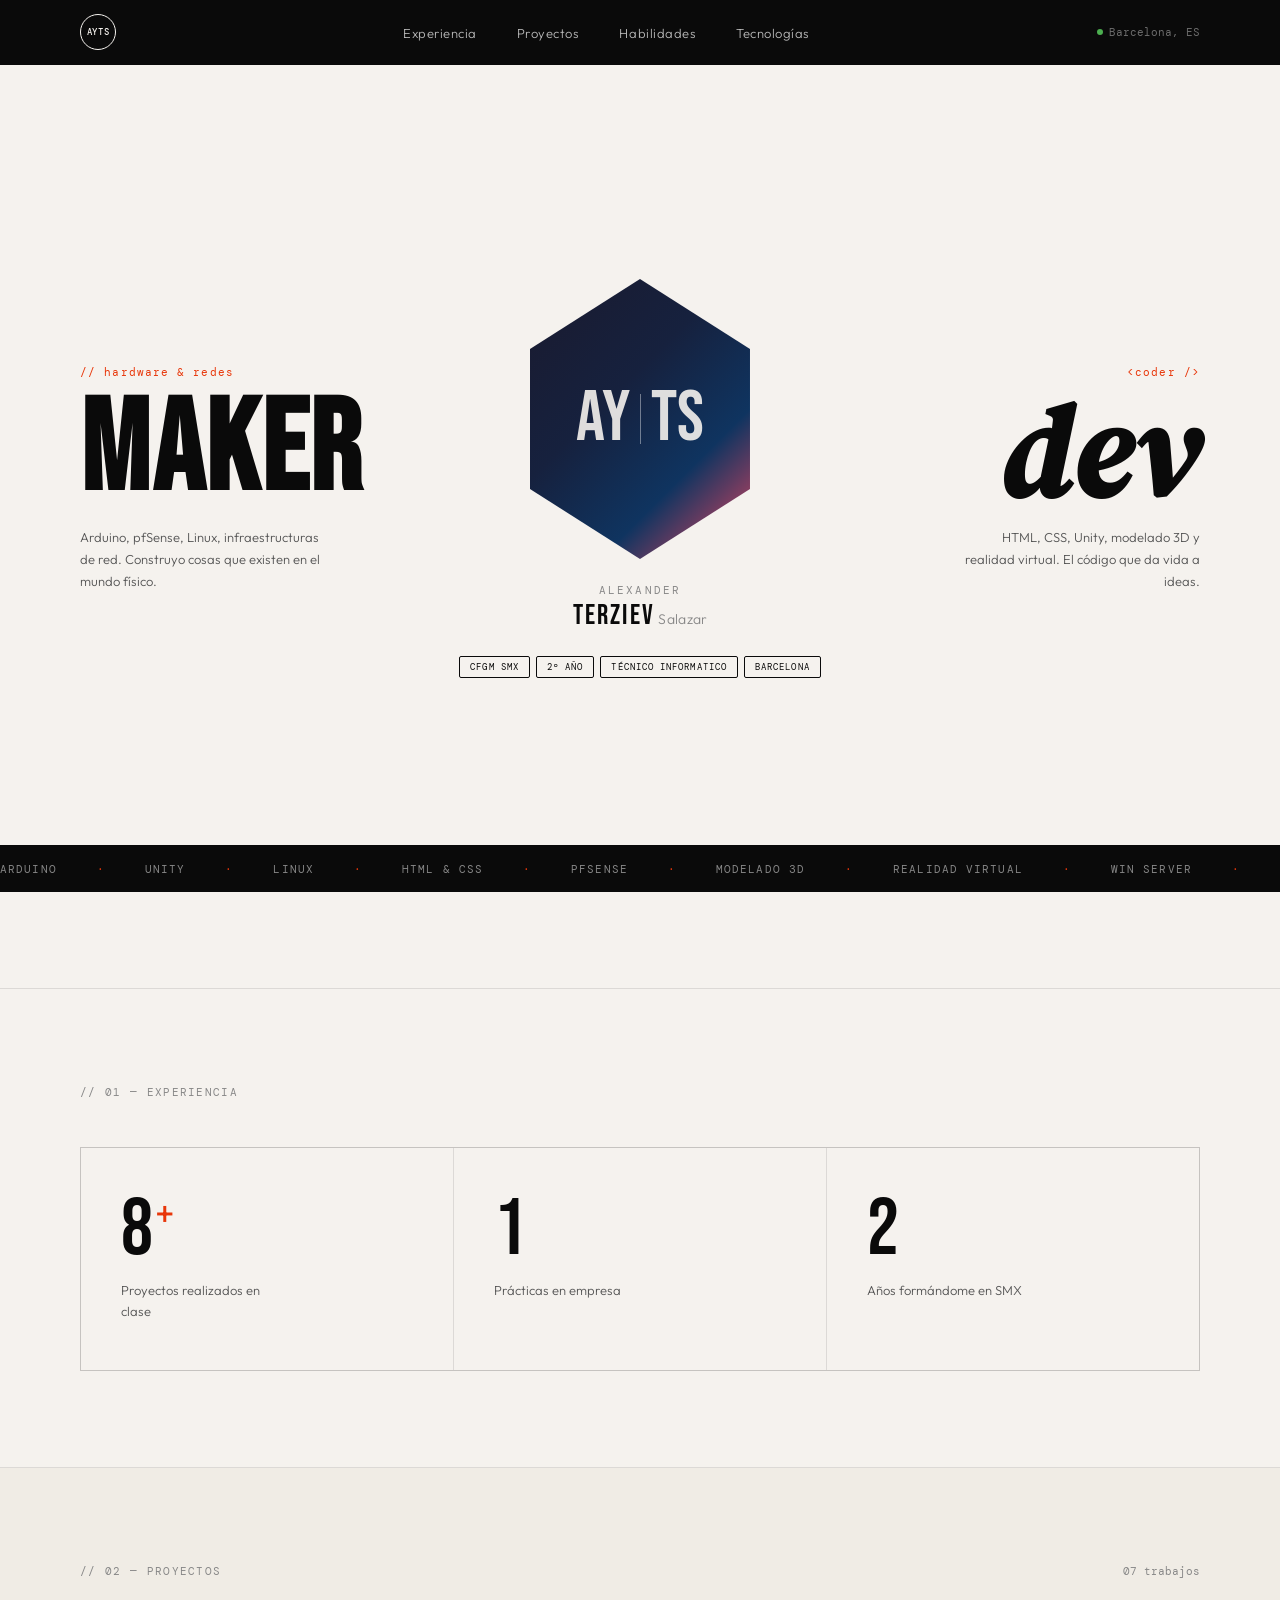
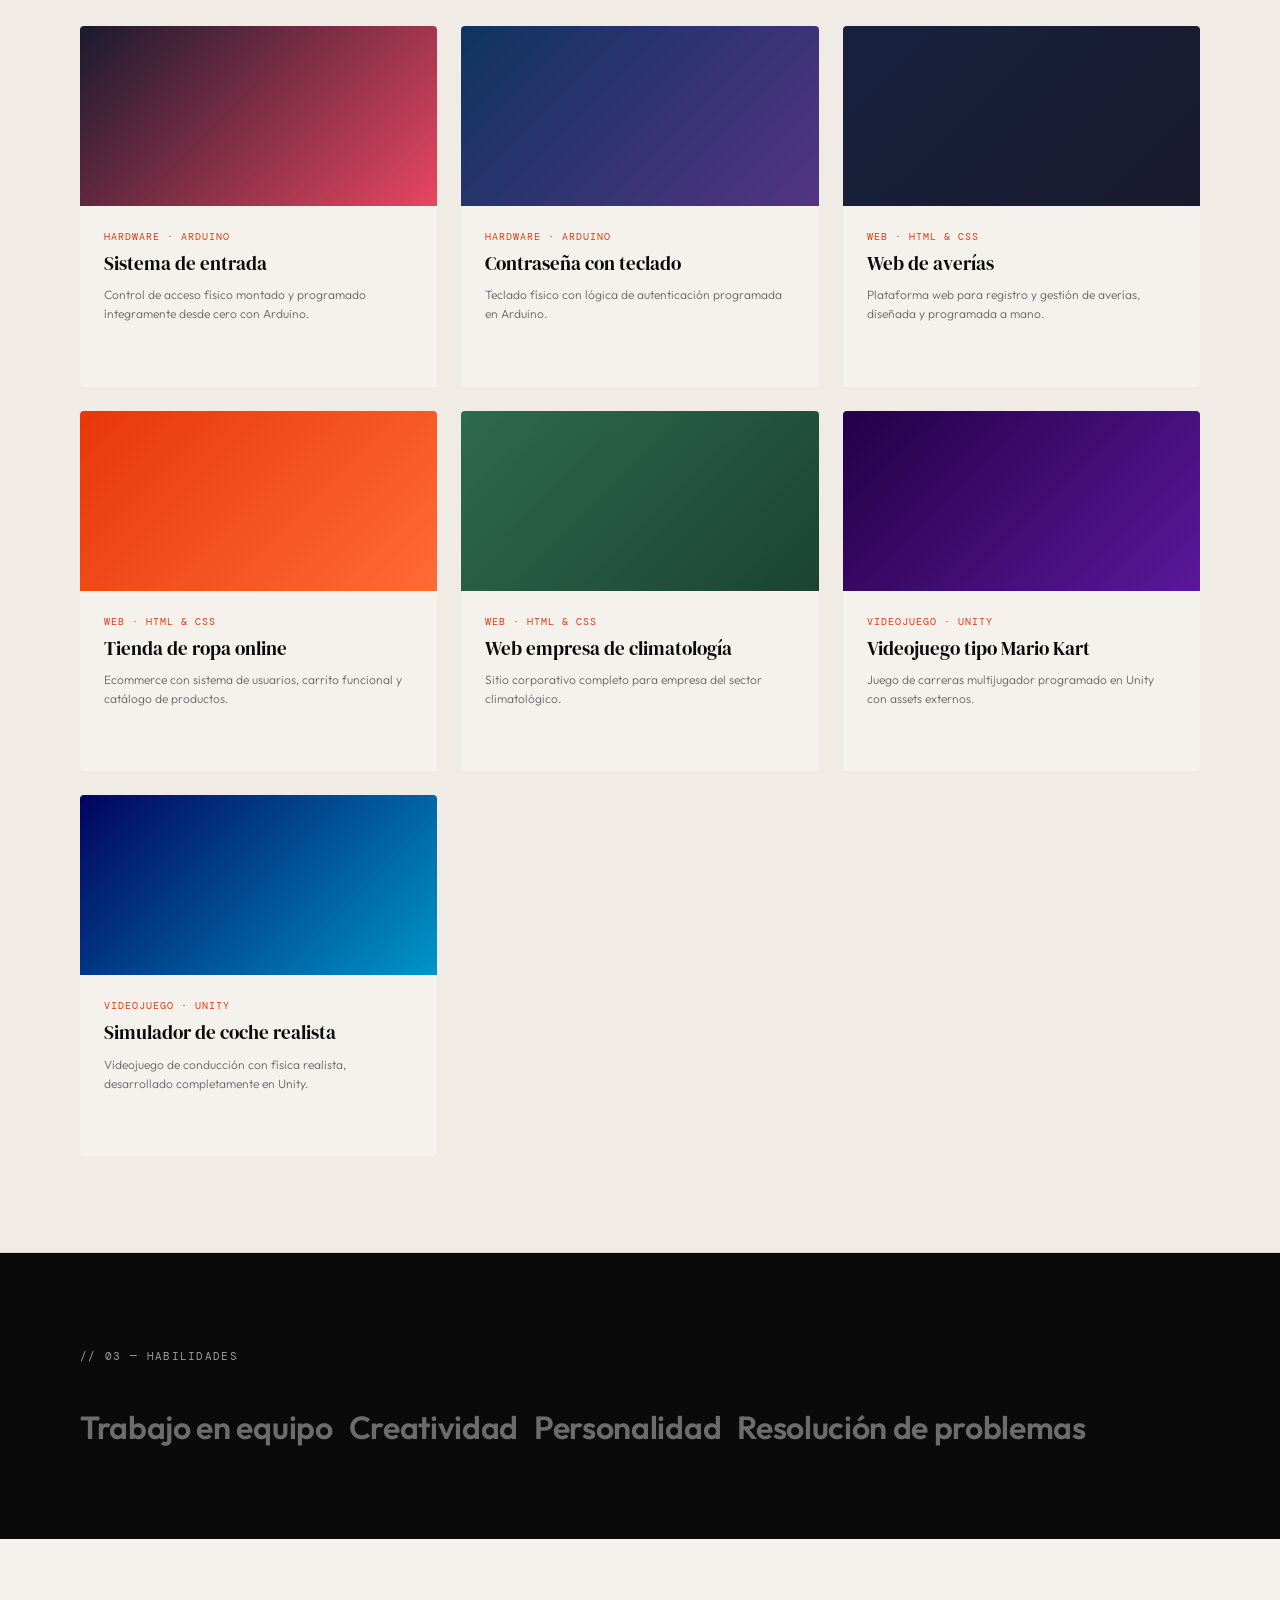
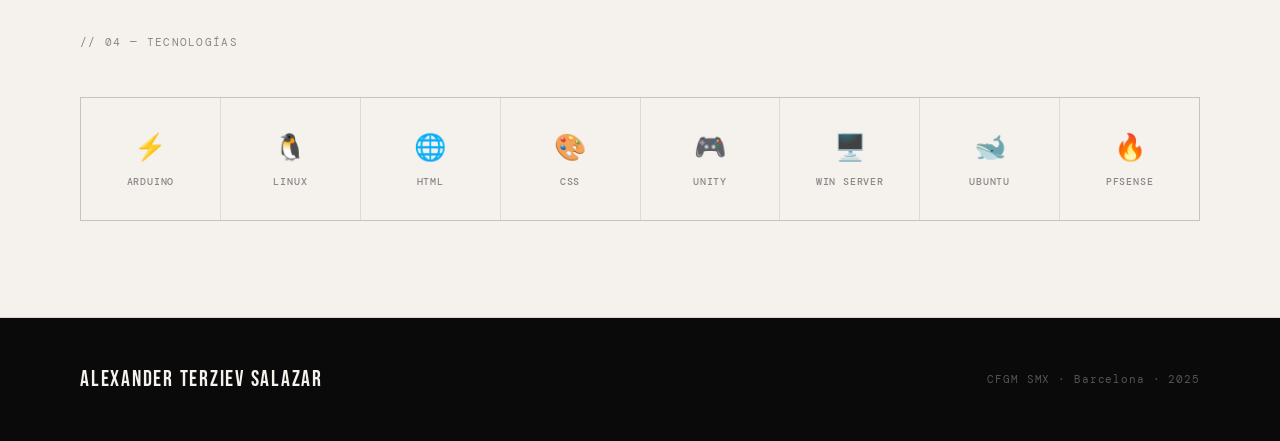
<file: index.html>
<!DOCTYPE html>
<html lang="es">
<head>
  <meta charset="UTF-8" />
  <meta name="viewport" content="width=device-width, initial-scale=1.0" />
  <title>Alexander Terziev Salazar — Portfolio</title>
  <link rel="preconnect" href="https://fonts.googleapis.com">
  <link href="https://fonts.googleapis.com/css2?family=Bebas+Neue&family=DM+Serif+Display:ital@0;1&family=DM+Mono:wght@400;500&family=Outfit:wght@300;400;600&display=swap" rel="stylesheet">
  <link rel="stylesheet" href="style.css" />
</head>
<body>

  <!-- NAVBAR -->
  <nav>
    <div class="nav-inner">
      <div class="nav-logo">
        <span>AYTS</span>
      </div>
      <ul class="nav-links">
        <li><a href="#experiencia">Experiencia</a></li>
        <li><a href="#proyectos">Proyectos</a></li>
        <li><a href="#habilidades">Habilidades</a></li>
        <li><a href="#tecnologias">Tecnologías</a></li>
      </ul>
      <div class="nav-location">
        <span class="dot"></span> Barcelona, ES
      </div>
    </div>
  </nav>

  <!-- HERO -->
  <section id="hero">
    <div class="hero-inner">

      <!-- COLUMNA IZQUIERDA -->
      <div class="hero-left">
        <p class="hero-kicker">// hardware &amp; redes</p>
        <h1 class="hero-title-left">maker</h1>
        <p class="hero-desc-left">
          Arduino, pfSense, Linux, infraestructuras de red. Construyo cosas que existen en el mundo físico.
        </p>
      </div>

      <!-- CENTRO: nombre + foto -->
      <div class="hero-center">
        <div class="hero-photo-wrap">
          <div class="hero-photo-bg"></div>
          <div class="hero-initials">
            <span class="initial-big">AY</span>
            <span class="initial-line"></span>
            <span class="initial-big">TS</span>
          </div>
        </div>
        <div class="hero-name-block">
          <span class="hero-firstname">Alexander</span>
          <span class="hero-lastname">Terziev<span class="hero-surname-sm"> Salazar</span></span>
        </div>
        <div class="hero-chips">
          <span class="chip">CFGM SMX</span>
          <span class="chip">2º Año</span>
          <span class="chip">Técnico Informatico</span>
          <span class="chip">Barcelona</span>
        </div>
      </div>

      <!-- COLUMNA DERECHA -->
      <div class="hero-right">
        <p class="hero-kicker right">&lt;coder /&gt;</p>
        <h1 class="hero-title-right">dev</h1>
        <p class="hero-desc-right">
          HTML, CSS, Unity, modelado 3D y realidad virtual. El código que da vida a ideas.
        </p>
      </div>

    </div>

    <!-- TICKER -->
    <div class="ticker-wrap">
      <div class="ticker">
        <span>Arduino</span><span class="sep">·</span>
        <span>Unity</span><span class="sep">·</span>
        <span>Linux</span><span class="sep">·</span>
        <span>HTML &amp; CSS</span><span class="sep">·</span>
        <span>pfSense</span><span class="sep">·</span>
        <span>Modelado 3D</span><span class="sep">·</span>
        <span>Realidad Virtual</span><span class="sep">·</span>
        <span>Win Server</span><span class="sep">·</span>
        <span>Arduino</span><span class="sep">·</span>
        <span>Unity</span><span class="sep">·</span>
        <span>Linux</span><span class="sep">·</span>
        <span>HTML &amp; CSS</span><span class="sep">·</span>
        <span>pfSense</span><span class="sep">·</span>
        <span>Modelado 3D</span><span class="sep">·</span>
        <span>Realidad Virtual</span><span class="sep">·</span>
        <span>Win Server</span><span class="sep">·</span>
      </div>
    </div>
  </section>

  <!-- EXPERIENCIA -->
  <section id="experiencia">
    <div class="container">
      <div class="section-header">
        <p class="section-label">// 01 — Experiencia</p>
      </div>
      <div class="exp-grid">
        <div class="exp-card">
          <div class="exp-num">8<span class="exp-plus">+</span></div>
          <div class="exp-text">Proyectos realizados en clase</div>
        </div>
        <div class="exp-card">
          <div class="exp-num">1</div>
          <div class="exp-text">Prácticas en empresa</div>
        </div>
        <div class="exp-card">
          <div class="exp-num">2</div>
          <div class="exp-text">Años formándome en SMX</div>
        </div>
      </div>
    </div>
  </section>

  <!-- PROYECTOS -->
  <section id="proyectos">
    <div class="container">
      <div class="section-header">
        <p class="section-label">// 02 — Proyectos</p>
        <p class="section-count">07 trabajos</p>
      </div>
      <div class="proj-grid">

      <a href="proyecto_sde.html" style="text-decoration: none; color: inherit;">
          <div class="proj-card">
          <div class="proj-img proj-img--hardware"></div>
          <div class="proj-body">
            <p class="proj-type">Hardware · Arduino</p>
            <h3 class="proj-name">Sistema de entrada</h3>
            <p class="proj-desc">Control de acceso físico montado y programado íntegramente desde cero con Arduino.</p>
            <div class="proj-arrow">→</div>
          </div>
        </div>
      </a>
        
      <a href="proyecto_ct.html" style="text-decoration: none; color: inherit;">
        <div class="proj-card">
          <div class="proj-img proj-img--arduino2"></div>
          <div class="proj-body">
            <p class="proj-type">Hardware · Arduino</p>
            <h3 class="proj-name">Contraseña con teclado</h3>
            <p class="proj-desc">Teclado físico con lógica de autenticación programada en Arduino.</p>
            <div class="proj-arrow">→</div>
          </div>
        </div>
      </a>
        
      <a href="proyecto_wa.html" style="text-decoration: none; color: inherit;">
        <div class="proj-card">
          <div class="proj-img proj-img--web1"></div>
          <div class="proj-body">
            <p class="proj-type">Web · HTML &amp; CSS</p>
            <h3 class="proj-name">Web de averías</h3>
            <p class="proj-desc">Plataforma web para registro y gestión de averías, diseñada y programada a mano.</p>
            <div class="proj-arrow">→</div>
          </div>
        </div>
      </a>
        
      <a href="proyecto.html" style="text-decoration: none; color: inherit;">
        <div class="proj-card proj-card--featured">
          <div class="proj-img proj-img--web2"></div>
          <div class="proj-body">
            <p class="proj-type">Web · HTML &amp; CSS</p>
            <h3 class="proj-name">Tienda de ropa online</h3>
            <p class="proj-desc">Ecommerce con sistema de usuarios, carrito funcional y catálogo de productos.</p>
            <div class="proj-arrow">→</div>
          </div>
        </div>
      </a>

      <a href="proyecto.html" style="text-decoration: none; color: inherit;">
        <div class="proj-card">
          <div class="proj-img proj-img--web3"></div>
          <div class="proj-body">
            <p class="proj-type">Web · HTML &amp; CSS</p>
            <h3 class="proj-name">Web empresa de climatología</h3>
            <p class="proj-desc">Sitio corporativo completo para empresa del sector climatológico.</p>
            <div class="proj-arrow">→</div>
          </div>
        </div>
      </a>
        
      <a href="proyecto.html" style="text-decoration: none; color: inherit;">
        <div class="proj-card">
          <div class="proj-img proj-img--unity1"></div>
          <div class="proj-body">
            <p class="proj-type">Videojuego · Unity</p>
            <h3 class="proj-name">Videojuego tipo Mario Kart</h3>
            <p class="proj-desc">Juego de carreras multijugador programado en Unity con assets externos.</p>
            <div class="proj-arrow">→</div>
          </div>
        </div>
      </a>
        
      <a href="proyecto.html" style="text-decoration: none; color: inherit;">
        <div class="proj-card">
          <div class="proj-img proj-img--unity2"></div>
          <div class="proj-body">
            <p class="proj-type">Videojuego · Unity</p>
            <h3 class="proj-name">Simulador de coche realista</h3>
            <p class="proj-desc">Videojuego de conducción con física realista, desarrollado completamente en Unity.</p>
            <div class="proj-arrow">→</div>
          </div>
        </div>
      </a>
        

      </div>
    </div>
  </section>

  <!-- HABILIDADES -->
  <section id="habilidades">
    <div class="container">
      <div class="section-header">
        <p class="section-label">// 03 — Habilidades</p>
      </div>
      <div class="skills-list">
        <span class="skill-pill">Trabajo en equipo</span>
        <span class="skill-pill">Creatividad</span>
        <span class="skill-pill">Personalidad</span>
        <span class="skill-pill">Resolución de problemas</span>
      </div>
    </div>
  </section>

  <!-- TECNOLOGÍAS -->
  <section id="tecnologias">
    <div class="container">
      <div class="section-header">
        <p class="section-label">// 04 — Tecnologías</p>
      </div>
      <div class="tech-grid">
        <div class="tech-card">
          <span class="tech-icon">⚡</span>
          <span class="tech-name">Arduino</span>
        </div>
        <div class="tech-card">
          <span class="tech-icon">🐧</span>
          <span class="tech-name">Linux</span>
        </div>
        <div class="tech-card">
          <span class="tech-icon">🌐</span>
          <span class="tech-name">HTML</span>
        </div>
        <div class="tech-card">
          <span class="tech-icon">🎨</span>
          <span class="tech-name">CSS</span>
        </div>
        <div class="tech-card">
          <span class="tech-icon">🎮</span>
          <span class="tech-name">Unity</span>
        </div>
        <div class="tech-card">
          <span class="tech-icon">🖥️</span>
          <span class="tech-name">Win Server</span>
        </div>
        <div class="tech-card">
          <span class="tech-icon">🐋</span>
          <span class="tech-name">Ubuntu</span>
        </div>
        <div class="tech-card">
          <span class="tech-icon">🔥</span>
          <span class="tech-name">pfSense</span>
        </div>
      </div>
    </div>
  </section>

  <!-- FOOTER -->
  <footer>
    <div class="container footer-inner">
      <p class="footer-name">Alexander Terziev Salazar</p>
      <p class="footer-sub">CFGM SMX · Barcelona · 2025</p>
    </div>
  </footer>

</body>
</html>
</file>
<file: style.css>
@import url('https://fonts.googleapis.com/css2?family=Bebas+Neue&family=DM+Serif+Display:ital@0;1&family=DM+Mono:wght@400;500&family=Outfit:wght@300;400;600&display=swap');

/* ===== RESET & VARIABLES ===== */
*, *::before, *::after {
  box-sizing: border-box;
  margin: 0;
  padding: 0;
}

:root {
  --black: #0a0a0a;
  --white: #f5f2ee;
  --cream: #f0ece5;
  --accent: #e8370a;
  --accent2: #1a1a2e;
  --gray: #888;
  --border: rgba(0,0,0,0.1);

  --font-display: 'Bebas Neue', sans-serif;
  --font-serif: 'DM Serif Display', serif;
  --font-mono: 'DM Mono', monospace;
  --font-body: 'Outfit', sans-serif;
}

html { scroll-behavior: smooth; }

body {
  font-family: var(--font-body);
  background: var(--white);
  color: var(--black);
  overflow-x: hidden;
}

/* ===== NAVBAR ===== */
nav {
  position: fixed;
  top: 0;
  left: 0;
  right: 0;
  z-index: 100;
  background: var(--black);
  padding: 0.9rem 0;
}

.nav-inner {
  max-width: 1200px;
  margin: 0 auto;
  padding: 0 2.5rem;
  display: flex;
  align-items: center;
  justify-content: space-between;
}

.nav-logo {
  width: 36px;
  height: 36px;
  border: 1.5px solid var(--white);
  border-radius: 50%;
  display: flex;
  align-items: center;
  justify-content: center;
}

.nav-logo span {
  font-family: var(--font-mono);
  font-size: 9px;
  font-weight: 500;
  color: var(--white);
  letter-spacing: 0.08em;
}

.nav-links {
  display: flex;
  gap: 2.5rem;
  list-style: none;
}

.nav-links a {
  font-family: var(--font-body);
  font-size: 13px;
  font-weight: 300;
  color: rgba(255,255,255,0.7);
  text-decoration: none;
  letter-spacing: 0.04em;
  transition: color 0.2s;
}

.nav-links a:hover { color: var(--white); }

.nav-location {
  font-family: var(--font-mono);
  font-size: 11px;
  color: rgba(255,255,255,0.4);
  display: flex;
  align-items: center;
  gap: 6px;
}

.dot {
  width: 6px;
  height: 6px;
  border-radius: 50%;
  background: #4caf50;
  animation: blink 2s infinite;
}

@keyframes blink {
  0%, 100% { opacity: 1; }
  50% { opacity: 0.3; }
}

/* ===== LAYOUT ===== */
.container {
  max-width: 1200px;
  margin: 0 auto;
  padding: 0 2.5rem;
}

section {
  padding: 6rem 0;
  border-bottom: 1px solid var(--border);
}

.section-header {
  display: flex;
  align-items: baseline;
  justify-content: space-between;
  margin-bottom: 3rem;
}

.section-label {
  font-family: var(--font-mono);
  font-size: 11px;
  letter-spacing: 0.12em;
  text-transform: uppercase;
  color: var(--gray);
}

.section-count {
  font-family: var(--font-mono);
  font-size: 11px;
  color: var(--gray);
}

/* ===== HERO ===== */
#hero {
  padding-top: 80px;
  border-bottom: 1px solid var(--border);
  overflow: hidden;
}

.hero-inner {
  display: grid;
  grid-template-columns: 1fr auto 1fr;
  gap: 2rem;
  align-items: center;
  max-width: 1200px;
  margin: 0 auto;
  padding: 5rem 2.5rem 3rem;
  min-height: 85vh;
}

/* Hero Left */
.hero-left, .hero-right {
  display: flex;
  flex-direction: column;
  gap: 1.2rem;
}

.hero-left { align-items: flex-start; }
.hero-right { align-items: flex-end; text-align: right; }

.hero-kicker {
  font-family: var(--font-mono);
  font-size: 11px;
  color: var(--accent);
  letter-spacing: 0.1em;
}

.hero-kicker.right { text-align: right; }

.hero-title-left,
.hero-title-right {
  font-family: var(--font-display);
  font-size: clamp(80px, 10vw, 140px);
  line-height: 0.85;
  color: var(--black);
  letter-spacing: 0.02em;
}

.hero-title-right {
  font-family: var(--font-serif);
  font-style: italic;
  color: var(--black);
}

.hero-desc-left,
.hero-desc-right {
  font-size: 13px;
  font-weight: 300;
  line-height: 1.7;
  color: #555;
  max-width: 240px;
}

/* Hero Center */
.hero-center {
  display: flex;
  flex-direction: column;
  align-items: center;
  gap: 1.5rem;
}

.hero-photo-wrap {
  width: 220px;
  height: 280px;
  position: relative;
  flex-shrink: 0;
}

.hero-photo-bg {
  width: 100%;
  height: 100%;
  background: linear-gradient(135deg, #1a1a2e 0%, #16213e 40%, #0f3460 70%, #e94560 100%);
  clip-path: polygon(50% 0%, 100% 25%, 100% 75%, 50% 100%, 0% 75%, 0% 25%);
}

.hero-initials {
  position: absolute;
  top: 50%;
  left: 50%;
  transform: translate(-50%, -50%);
  display: flex;
  align-items: center;
  gap: 10px;
}

.initial-big {
  font-family: var(--font-display);
  font-size: 72px;
  color: var(--white);
  line-height: 1;
  opacity: 0.9;
}

.initial-line {
  width: 1px;
  height: 50px;
  background: rgba(255,255,255,0.4);
}

.hero-name-block {
  display: flex;
  flex-direction: column;
  align-items: center;
  gap: 2px;
}

.hero-firstname {
  font-family: var(--font-mono);
  font-size: 11px;
  letter-spacing: 0.2em;
  text-transform: uppercase;
  color: var(--gray);
}

.hero-lastname {
  font-family: var(--font-display);
  font-size: 28px;
  letter-spacing: 0.08em;
  color: var(--black);
}

.hero-surname-sm {
  font-family: var(--font-body);
  font-size: 14px;
  font-weight: 300;
  letter-spacing: 0.02em;
  color: var(--gray);
}

.hero-chips {
  display: flex;
  gap: 6px;
  flex-wrap: wrap;
  justify-content: center;
}

.chip {
  font-family: var(--font-mono);
  font-size: 9px;
  letter-spacing: 0.12em;
  text-transform: uppercase;
  padding: 4px 10px;
  border: 1px solid var(--black);
  border-radius: 2px;
  color: var(--black);
  background: transparent;
}

/* ===== TICKER ===== */
.ticker-wrap {
  border-top: 1px solid var(--border);
  overflow: hidden;
  padding: 1rem 0;
  background: var(--black);
}

.ticker {
  display: flex;
  gap: 2.5rem;
  white-space: nowrap;
  animation: ticker 25s linear infinite;
  width: max-content;
}

.ticker span {
  font-family: var(--font-mono);
  font-size: 11px;
  letter-spacing: 0.1em;
  text-transform: uppercase;
  color: rgba(255,255,255,0.5);
}

.ticker .sep { color: var(--accent); }

@keyframes ticker {
  from { transform: translateX(0); }
  to { transform: translateX(-50%); }
}

/* ===== EXPERIENCIA ===== */
#experiencia { background: var(--white); }

.exp-grid {
  display: grid;
  grid-template-columns: repeat(3, 1fr);
  gap: 1px;
  border: 1px solid var(--border);
  background: var(--border);
}

.exp-card {
  background: var(--white);
  padding: 3rem 2.5rem;
  transition: background 0.25s;
}

.exp-card:hover { background: var(--cream); }

.exp-num {
  font-family: var(--font-display);
  font-size: 80px;
  line-height: 0.85;
  color: var(--black);
  margin-bottom: 1rem;
  letter-spacing: 0.02em;
}

.exp-plus {
  font-family: var(--font-body);
  font-size: 36px;
  color: var(--accent);
  vertical-align: super;
}

.exp-text {
  font-size: 13px;
  font-weight: 300;
  color: #555;
  line-height: 1.6;
  max-width: 160px;
}

/* ===== PROYECTOS ===== */
#proyectos { background: var(--cream); }

.proj-grid {
  display: grid;
  grid-template-columns: repeat(3, 1fr);
  gap: 1.5rem;
}

.proj-card {
  background: var(--white);
  overflow: hidden;
  border-radius: 4px;
  transition: transform 0.3s ease, box-shadow 0.3s ease;
  cursor: pointer;
}

.proj-card:hover {
  transform: translateY(-6px);
  box-shadow: 0 20px 50px rgba(0,0,0,0.12);
}

.proj-card--featured {
  grid-column: span 1;
}

.proj-img {
  width: 100%;
  height: 180px;
  position: relative;
  overflow: hidden;
}

/* Gradient placeholders per category */
.proj-img--hardware  { background: linear-gradient(135deg, #1a1a2e, #e94560); }
.proj-img--arduino2  { background: linear-gradient(135deg, #0f3460, #533483); }
.proj-img--web1      { background: linear-gradient(135deg, #16213e, #1a1a2e); }
.proj-img--web2      { background: linear-gradient(135deg, #e8370a, #ff6b35); }
.proj-img--web3      { background: linear-gradient(135deg, #2d6a4f, #1b4332); }
.proj-img--unity1    { background: linear-gradient(135deg, #240046, #5a189a); }
.proj-img--unity2    { background: linear-gradient(135deg, #03045e, #0096c7); }

.proj-img::after {
  content: attr(class);
  display: none;
}

.proj-body {
  padding: 1.5rem;
}

.proj-type {
  font-family: var(--font-mono);
  font-size: 10px;
  letter-spacing: 0.1em;
  text-transform: uppercase;
  color: var(--accent);
  margin-bottom: 0.5rem;
}

.proj-name {
  font-family: var(--font-serif);
  font-size: 1.2rem;
  font-weight: 400;
  margin-bottom: 0.6rem;
  color: var(--black);
  line-height: 1.3;
}

.proj-desc {
  font-size: 12px;
  font-weight: 300;
  color: #666;
  line-height: 1.6;
}

.proj-arrow {
  margin-top: 1rem;
  font-size: 18px;
  color: var(--accent);
  opacity: 0;
  transition: opacity 0.2s, transform 0.2s;
}

.proj-card:hover .proj-arrow {
  opacity: 1;
  transform: translateX(4px);
}

/* ===== HABILIDADES ===== */
#habilidades {
  background: var(--black);
  color: var(--white);
  border-bottom: none;
}

#habilidades .section-label { color: rgba(255, 255, 255, 0.6); }

.skills-list {
  display: flex;
  flex-wrap: wrap;
  gap: 1rem;
}

.skill-pill {
  font-family: var(--font-body);
  font-size: 2rem;
  font-weight: 600;
  color: rgba(255, 255, 255, 0.4);
  cursor: default;
  transition: color 0.25s;
  line-height: 1;
  letter-spacing: -0.01em;
}

.skill-pill:hover { color: var(--white); }

/* ===== TECNOLOGÍAS ===== */
#tecnologias { background: var(--white); }

.tech-grid {
  display: grid;
  grid-template-columns: repeat(8, 1fr);
  gap: 1px;
  border: 1px solid var(--border);
  background: var(--border);
}

.tech-card {
  background: var(--white);
  padding: 2rem 1rem;
  display: flex;
  flex-direction: column;
  align-items: center;
  gap: 0.7rem;
  transition: background 0.2s;
}

.tech-card:hover { background: var(--black); }
.tech-card:hover .tech-name { color: var(--white); }

.tech-icon { font-size: 26px; }

.tech-name {
  font-family: var(--font-mono);
  font-size: 10px;
  font-weight: 500;
  letter-spacing: 0.08em;
  text-transform: uppercase;
  color: var(--gray);
  transition: color 0.2s;
  text-align: center;
}

/* ===== FOOTER ===== */
footer {
  background: var(--black);
  padding: 3rem 0;
}

.footer-inner {
  display: flex;
  align-items: center;
  justify-content: space-between;
}

.footer-name {
  font-family: var(--font-display);
  font-size: 22px;
  letter-spacing: 0.08em;
  color: var(--white);
}

.footer-sub {
  font-family: var(--font-mono);
  font-size: 11px;
  color: rgba(255,255,255,0.3);
  letter-spacing: 0.08em;
}

/* ===== ANIMATIONS ===== */
@keyframes fadeUp {
  from { opacity: 0; transform: translateY(24px); }
  to   { opacity: 1; transform: translateY(0); }
}

.hero-left    { animation: fadeUp 0.6s ease both 0.1s; }
.hero-center  { animation: fadeUp 0.6s ease both 0.25s; }
.hero-right   { animation: fadeUp 0.6s ease both 0.4s; }

/* ===== RESPONSIVE ===== */
@media (max-width: 900px) {
  .hero-inner {
    grid-template-columns: 1fr;
    text-align: center;
    gap: 3rem;
    min-height: unset;
    padding-top: 4rem;
  }
  .hero-left, .hero-right { align-items: center; text-align: center; }
  .hero-desc-left, .hero-desc-right { max-width: 400px; }
  .exp-grid { grid-template-columns: 1fr; }
  .proj-grid { grid-template-columns: repeat(2, 1fr); }
  .tech-grid { grid-template-columns: repeat(4, 1fr); }
}

@media (max-width: 600px) {
  .nav-links { display: none; }
  .nav-location { display: none; }
  .hero-title-left, .hero-title-right { font-size: 72px; }
  .proj-grid { grid-template-columns: 1fr; }
  .tech-grid { grid-template-columns: repeat(2, 1fr); }
  .footer-inner { flex-direction: column; gap: 0.5rem; text-align: center; }
  .skills-list { gap: 0.75rem; }
  .skill-pill { font-size: 1.4rem; }
}
</file>
